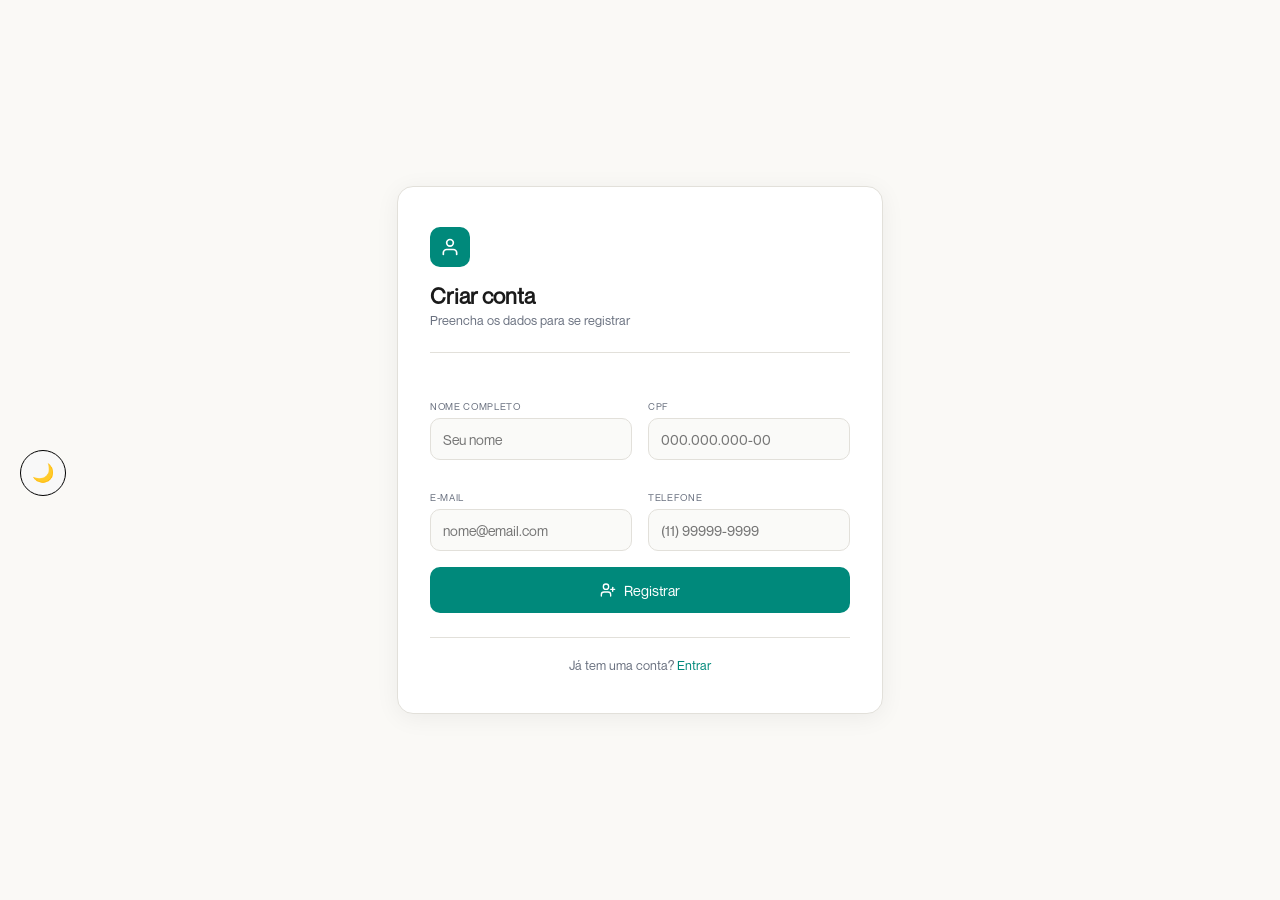
<file: cadastro.html>
<!DOCTYPE html>
<html lang="pt-BR">

<head>
    <meta charset="UTF-8">
    <meta name="viewport" content="width=device-width, initial-scale=1.0">
    <link rel="stylesheet" href="src/styles/login-cadastro.css">
    <link rel="stylesheet" href="src/styles/root.css">
    <title>Jornal SESI | Registro</title>
</head>

<body>
    <main class="main">

        <button id="themeToggle" class="theme-btn">
            🌙
        </button>

        <div class="card hidden" id="mensagem-login">
            <div class="mensagem">
                <div class="icone">
                    <svg stroke="#00897B" width="800px" height="800px" viewBox="0 0 32 32" version="1.1"
                        xmlns="http://www.w3.org/2000/svg" xmlns:xlink="http://www.w3.org/1999/xlink">
                        <g id="icomoon-ignore">
                        </g>
                        <path
                            d="M16 2.672c-7.361 0-13.328 5.967-13.328 13.328s5.968 13.328 13.328 13.328c7.361 0 13.328-5.967 13.328-13.328s-5.967-13.328-13.328-13.328zM16 28.262c-6.761 0-12.262-5.501-12.262-12.262s5.5-12.262 12.262-12.262c6.761 0 12.262 5.501 12.262 12.262s-5.5 12.262-12.262 12.262z"
                            fill="#000000">
                        </path>
                        <path
                            d="M22.667 11.241l-8.559 8.299-2.998-2.998c-0.312-0.312-0.818-0.312-1.131 0s-0.312 0.818 0 1.131l3.555 3.555c0.156 0.156 0.361 0.234 0.565 0.234 0.2 0 0.401-0.075 0.556-0.225l9.124-8.848c0.317-0.308 0.325-0.814 0.018-1.131-0.309-0.318-0.814-0.325-1.131-0.018z"
                            fill="#000000">
                        </path>
                    </svg>
                </div>
                <h1>Login feito com sucesso!</h1>
            </div>
        </div>
        <div class="card">
            <div class="header-card">
                <div class="logo-mark">
                    <svg viewBox="0 0 24 24">
                        <path d="M20 21v-2a4 4 0 0 0-4-4H8a4 4 0 0 0-4 4v2" />
                        <circle cx="12" cy="7" r="4" />
                    </svg>
                </div>
                <h1>Criar conta</h1>
                <p>Preencha os dados para se registrar</p>
            </div>

            <form id="formulario" novalidate>
                <div class="formulario-grid">
                    <div class="field">
                        <label for="nome">Nome Completo</label>
                        <input id="nome" type="text" placeholder="Seu nome" autocomplete="name" />
                    </div>

                    <div class="field">
                        <label for="cpf">CPF</label>
                        <input id="cpf" type="text" placeholder="000.000.000-00" maxlength="14" inputmode="numeric">
                    </div>

                    <div class="field">
                        <label for="email">E-mail</label>
                        <input id="email" type="email" placeholder="nome@email.com" autocomplete="email">
                    </div>

                    <div class="field">
                        <label for="tel">Telefone</label>
                        <input id="tel" type="tel" placeholder="(11) 99999-9999" inputmode="numeric" maxlength="15">
                    </div>
                </div>

                <button type="submit" class="btn-registro">
                    <svg viewBox="0 0 24 24">
                        <path d="M16 21v-2a4 4 0 0 0-4-4H6a4 4 0 0 0-4 4v2" />
                        <circle cx="9" cy="7" r="4" />
                        <line x1="19" y1="8" x2="19" y2="14" />
                        <line x1="22" y1="11" x2="16" y2="11" />
                    </svg>
                    Registrar
                </button>
            </form>

            <div class="footer-card">
                <span>Já tem uma conta?</span>
                <a href="login.html">Entrar</a>
            </div>
        </div>
    </main>

    <script src="src/scripts/global.js"></script>
    <script src="src/scripts/scripts login/cadastro.js"></script>
</body>

</html>
</file>
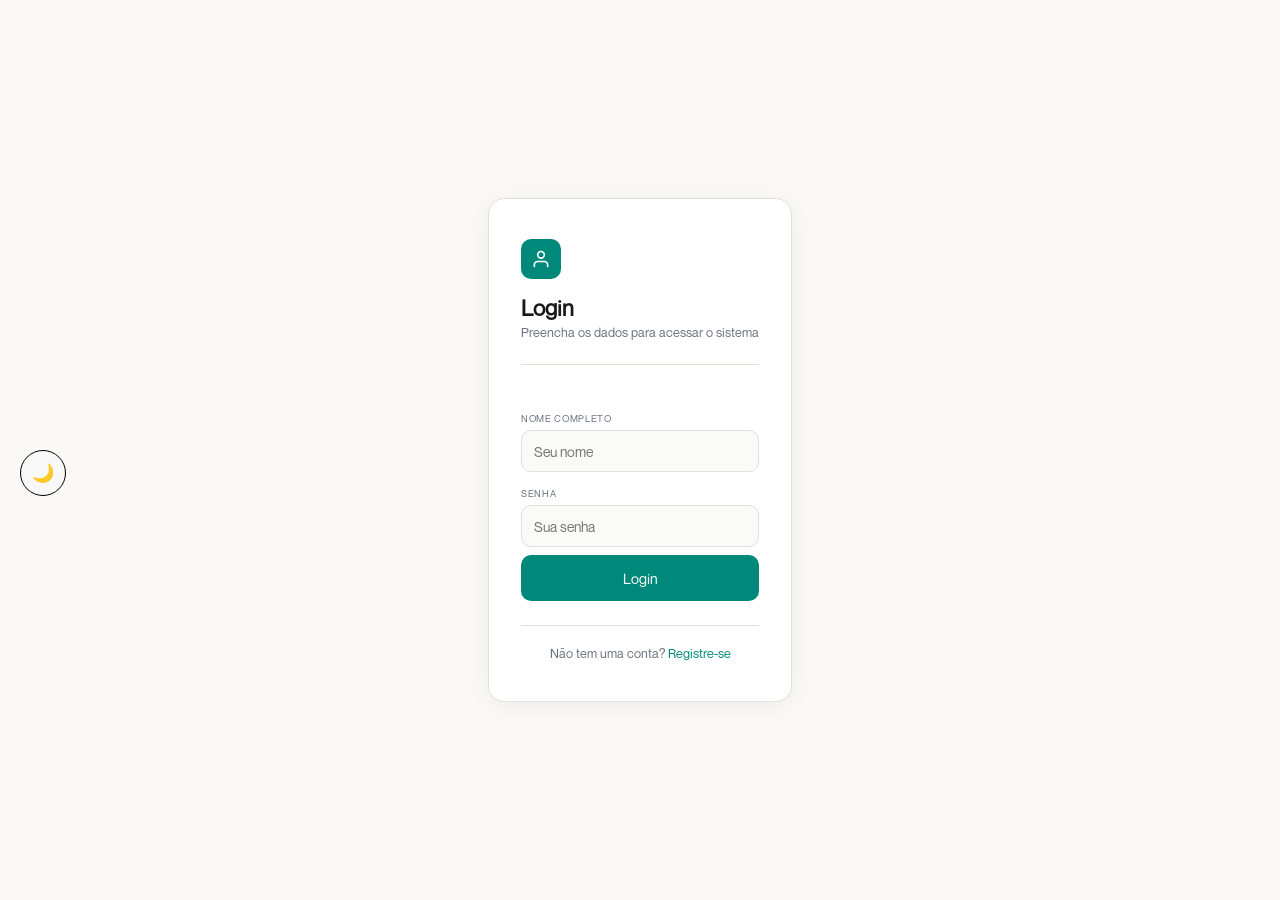
<file: login.html>
<!DOCTYPE html>
<html lang="pt-BR">

<head>
    <meta charset="UTF-8">
    <meta name="viewport" content="width=device-width, initial-scale=1.0">
    <link rel="stylesheet" href="src/styles/login-cadastro.css">
    <link rel="stylesheet" href="src/styles/root.css">
    <title>Jornal SESI | Login</title>
</head>

<body>
    <main class="main">

        <button id="themeToggle" class="theme-btn">
            🌙
        </button>

        <div class="card">
            <div class="header-card">
                <div class="logo-mark">
                    <svg viewBox="0 0 24 24">
                        <path d="M20 21v-2a4 4 0 0 0-4-4H8a4 4 0 0 0-4 4v2" />
                        <circle cx="12" cy="7" r="4" />
                    </svg>
                </div>
                <h1>Login</h1>
                <p>Preencha os dados para acessar o sistema</p>
            </div>

            <form id="formulario" novalidate>
                <div class="field">
                    <label for="nome">Nome Completo</label>
                    <input id="nome" type="text" placeholder="Seu nome" autocomplete="name" />
                </div>

                <div class="field">
                    <label for="senha">Senha</label>
                    <input id="senha" type="password" placeholder="Sua senha">
                </div>

                <button type="submit" class="btn-registro">Login</button>

            </form>

            <div class="footer-card">
                <span>Não tem uma conta?</span>
                <a href="cadastro.html">Registre-se</a>
            </div>
        </div>

    </main>

    <script src="src/scripts/global.js"></script>
    <script src="src/scripts/scripts login/login.js"></script>
</body>

</html>
</file>
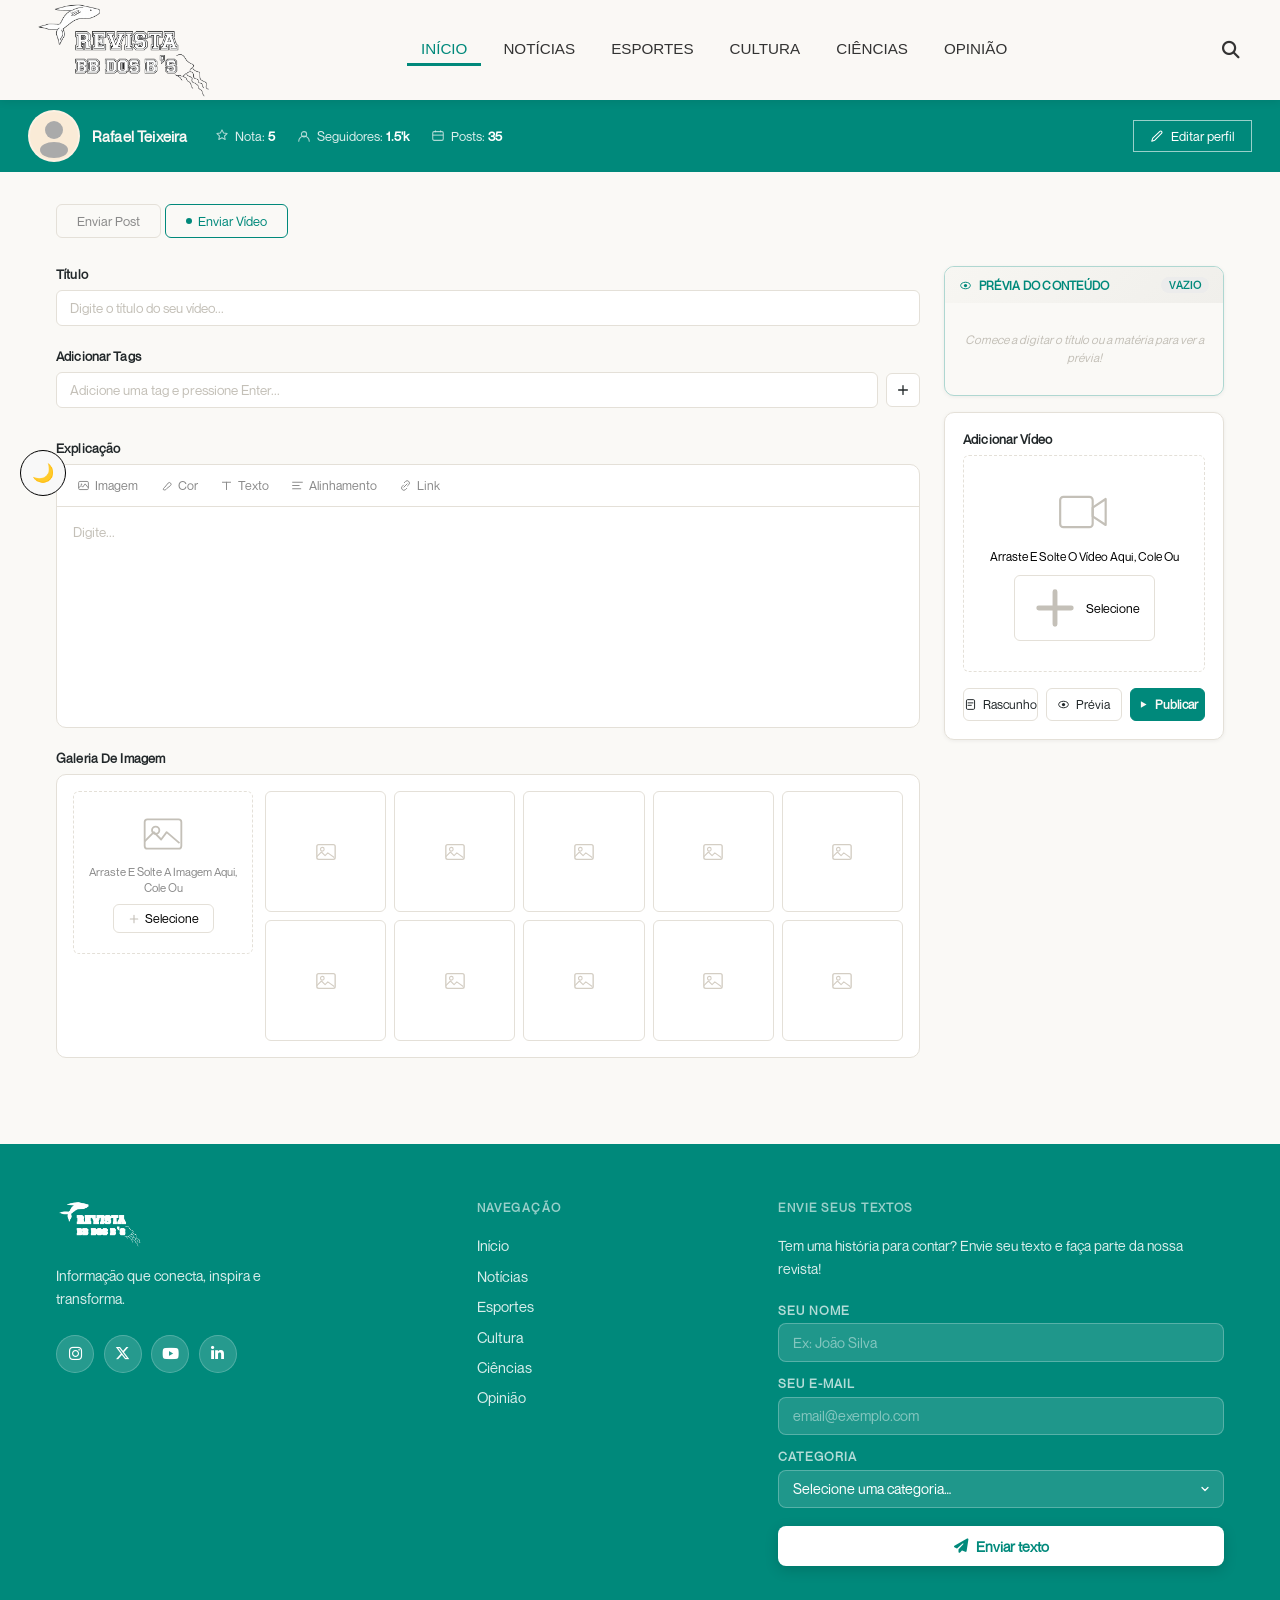
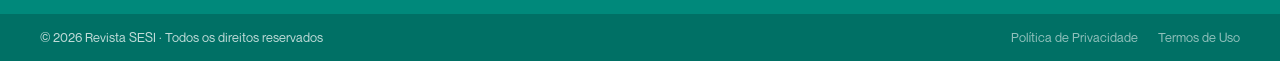
<file: postagem.html>
<!doctype html>
<html lang="pt-BR">

<head>
    <meta charset="UTF-8" />
    <meta name="viewport" content="width=device-width, initial-scale=1.0" />
    <link rel="stylesheet" href="https://cdnjs.cloudflare.com/ajax/libs/font-awesome/6.5.2/css/all.min.css" />
    <link rel="stylesheet" href="src/styles/header.css" />
    <link rel="stylesheet" href="src/styles/footer.css" />
    <link rel="stylesheet" href="src/styles/postagem.css" />
    <title>Jornal SESI | Postar Notícia</title>
</head>

<body>
    <header class="header">
        <button class="menu-hamburguer" id="hamburguer">
            <span></span>
            <span></span>
            <span></span>
        </button>
        <div class="logo-header">
            <img src="src/images/logo-revista.png" class="logo" />
        </div>
        <div class="links-header">
            <ul class="lista-links-header">
                <li><a href="#">Início</a></li>
                <li><a href="#">Notícias</a></li>
                <li><a href="#">Esportes</a></li>
                <li><a href="#">Cultura</a></li>
                <li><a href="#">Ciências</a></li>
                <li><a href="#">Opinião</a></li>
            </ul>
        </div>
        <div class="pesquisa">
            <button class="btn-pesquisa">
                <i class="fa-solid fa-magnifying-glass"></i>
            </button>

            <div class="container-pesquisa">
                <input type="text" class="input-pesquisa" placeholder="Pesquisar..." />
            </div>

            <div class="container-pesquisa-desktop">
                <input type="text" class="input-pesquisa" placeholder="Pesquisar..." />
            </div>
        </div>
    </header>

    <nav class="menu-mobile">
        <ul>
            <li><a href="#">Início</a></li>
            <li><a href="#">Notícias</a></li>
            <li><a href="#">Esportes</a></li>
            <li><a href="#">Cultura</a></li>
            <li><a href="#">Ciências</a></li>
            <li><a href="#">Opinião</a></li>
        </ul>
    </nav>

    <main class="main">
        <button id="themeToggle" class="theme-btn">
            🌙
        </button>

        <div class="profile-header">
            <div class="profile-barra">
                <div class="profile-identidade">
                    <div class="avatar">
                        <svg viewBox="0 0 48 48" fill="none" xmlns="http://www.w3.org/2000/svg">
                            <circle cx="24" cy="18" r="9" fill="#aaa" />
                            <ellipse cx="24" cy="38" rx="14" ry="8" fill="#aaa" />
                        </svg>
                    </div>
                    <span class="profile-nome">Rafael Teixeira</span>
                </div>

                <div class="profile-stats">
                    <div class="stat">
                        <svg class="stat-icon" viewBox="0 0 16 16" fill="none">
                            <path d="M8 1l1.8 3.6 4 .6-2.9 2.8.7 4L8 10l-3.6 1.9.7-4L2.2 5.2l4-.6L8 1z"
                                stroke="currentColor" stroke-width="1.2" stroke-linejoin="round" />
                        </svg>
                        <span>Nota: <strong>5</strong></span>
                    </div>

                    <div class="stat">
                        <svg class="stat-icon" viewBox="0 0 16 16" fill="none">
                            <circle cx="8" cy="6" r="3" stroke="currentColor" stroke-width="1.2" />
                            <path d="M2 14c0-3.3 2.7-6 6-6s6 2.7 6 6" stroke="currentColor" stroke-width="1.2"
                                stroke-linecap="round" />
                        </svg>
                        <span>Seguidores: <strong>1.5'k</strong></span>
                    </div>

                    <div class="stat">
                        <svg class="stat-icon" viewBox="0 0 16 16" fill="none">
                            <rect x="2" y="3" width="12" height="10" rx="1.5" stroke="currentColor"
                                stroke-width="1.2" />
                            <path d="M5 3V2M11 3V2" stroke="currentColor" stroke-width="1.2" stroke-linecap="round" />
                            <path d="M2 7h12" stroke="currentColor" stroke-width="1.2" />
                        </svg>
                        <span>Posts: <strong>35</strong></span>
                    </div>
                </div>
                <button class="btn-editar-perfil">
                    <svg viewBox="0 0 16 16" fill="none" xmlns="http://www.w3.org/2000/svg">
                        <path d="M11.3 2.7a1.5 1.5 0 012.1 2.1L5.5 12.8 2 13.9l1.2-3.5 8.1-7.7z" stroke="currentColor"
                            stroke-width="1.2" stroke-linejoin="round" />
                    </svg>
                    Editar perfil
                </button>
            </div>
        </div>

        <section class="container">
            <div >
                <div class="tabs">
                    <button class="tab" data-tab="post">Enviar Post</button>
                    <button class="tab active" data-tab="video">
                        <span class="tab-dot"></span>Enviar Vídeo
                    </button>
                </div>
                <!-- FORM GRID -->
                <div class="form-grid">
                    <!-- LEFT COLUMN -->
                    <div class="col-left">
                        <!-- Título -->
                        <div class="field-group">
                            <label class="field-label">Título</label>
                            <input type="text" class="field-input" placeholder="Digite o título do seu vídeo..." />
                        </div>
                        <!-- Tags -->
                        <div class="field-group">
                            <label class="field-label">Adicionar Tags</label>
                            <div class="tag-input-wrapper">
                                <input type="text" class="field-input tag-input"
                                    placeholder="Adicione uma tag e pressione Enter..." id="tagInput" />
                                <button class="btn-icon" id="addTagBtn" title="Adicionar tag">
                                    <svg viewBox="0 0 16 16" fill="none">
                                        <path d="M8 3v10M3 8h10" stroke="currentColor" stroke-width="1.5"
                                            stroke-linecap="round" />
                                    </svg>
                                </button>
                            </div>
                            <div class="tags-list" id="tagsList"></div>
                        </div>
                        <!-- Explicação -->
                        <div class="field-group">
                            <label class="field-label">Explicação</label>
                            <div class="rich-editor">
                                <div class="editor-toolbar">
                                    <button class="toolbar-btn" title="Imagem">
                                        <svg viewBox="0 0 16 16" fill="none">
                                            <rect x="2" y="3" width="12" height="10" rx="1.5" stroke="currentColor"
                                                stroke-width="1.2" />
                                            <circle cx="5.5" cy="6.5" r="1" fill="currentColor" />
                                            <path d="M2 11l3-3 2 2 3-4 4 5" stroke="currentColor" stroke-width="1.2"
                                                stroke-linejoin="round" />
                                        </svg>
                                        Imagem
                                    </button>
                                    <button class="toolbar-btn" title="Cor">
                                        <svg viewBox="0 0 16 16" fill="none">
                                            <path d="M4 13c0-1 .5-2 2-3l4-5a2 2 0 113 3l-5 4c-1 1.5-2 2-4 1z"
                                                stroke="currentColor" stroke-width="1.2" stroke-linejoin="round" />
                                        </svg>
                                        Cor
                                    </button>
                                    <button class="toolbar-btn" title="Texto">
                                        <svg viewBox="0 0 16 16" fill="none">
                                            <path d="M3 4h10M8 4v9" stroke="currentColor" stroke-width="1.2"
                                                stroke-linecap="round" />
                                        </svg>
                                        Texto
                                    </button>
                                    <button class="toolbar-btn" title="Alinhamento">
                                        <svg viewBox="0 0 16 16" fill="none">
                                            <path d="M2 4h12M2 8h8M2 12h10" stroke="currentColor" stroke-width="1.2"
                                                stroke-linecap="round" />
                                        </svg>
                                        Alinhamento
                                    </button>
                                    <button class="toolbar-btn" title="Link">
                                        <svg viewBox="0 0 16 16" fill="none">
                                            <path
                                                d="M6 10l4-4M5.5 7.5L4 9a2.8 2.8 0 104 4l1.5-1.5M10.5 8.5L12 7a2.8 2.8 0 10-4-4L6.5 4.5"
                                                stroke="currentColor" stroke-width="1.2" stroke-linecap="round" />
                                        </svg>
                                        Link
                                    </button>
                                </div>
                                <div class="editor-body" contenteditable="true" data-placeholder="Digite..."></div>
                            </div>
                        </div>
                        <!-- Galeria de Imagens -->
                        <div class="field-group">
                            <label class="field-label">Galeria De Imagem</label>
                            <div class="image-gallery">
                                <div class="gallery-upload-zone" id="imgUploadZone">
                                    <svg viewBox="0 0 48 48" fill="none">
                                        <rect x="4" y="8" width="40" height="32" rx="3" stroke="currentColor"
                                            stroke-width="2" />
                                        <circle cx="16" cy="20" r="4" stroke="currentColor" stroke-width="2" />
                                        <path d="M4 32l10-10 8 8 6-8 14 12" stroke="currentColor" stroke-width="2"
                                            stroke-linejoin="round" />
                                    </svg>
                                    <p>Arraste E Solte A Imagem Aqui, Cole Ou</p>
                                    <label class="btn-select" for="imgInput">
                                        <svg viewBox="0 0 16 16" fill="none">
                                            <path d="M8 3v10M3 8h10" stroke="currentColor" stroke-width="1.5"
                                                stroke-linecap="round" />
                                        </svg>
                                        Selecione
                                        <input type="file" id="imgInput" accept="image/*" multiple hidden />
                                    </label>
                                </div>
                                <div class="gallery-grid" id="galleryGrid">
                                    <!-- Filled dynamically -->
                                </div>
                            </div>
                        </div>
                    </div>
                    <!-- RIGHT COLUMN -->
                    <div class="col-right">
                        <!-- CONTENT PREVIEW -->
                        <div class="content-preview-card" id="contentPreviewCard">
                            <div class="content-preview-header">
                                <svg class="content-preview-icon" viewBox="0 0 16 16" fill="none">
                                    <ellipse cx="8" cy="8" rx="6" ry="4" stroke="currentColor" stroke-width="1.2" />
                                    <circle cx="8" cy="8" r="2" fill="currentColor" />
                                </svg>
                                <span>Prévia do Conteúdo</span>
                                <span class="content-preview-badge" id="previewBadge">Vazio</span>
                            </div>
                            <div class="content-preview-body" id="contentPreviewBody">
                                <p class="content-preview-empty" id="previewEmpty">Comece a digitar na área de explicação
                                    para ver a prévia aqui...</p>
                            </div>
                        </div>
                        <div class="video-card">
                            <label class="field-label">Adicionar Vídeo</label>
                            <div class="video-upload-zone" id="videoUploadZone">
                                <svg viewBox="0 0 48 48" fill="none">
                                    <rect x="2" y="10" width="30" height="28" rx="3" stroke="currentColor"
                                        stroke-width="2" />
                                    <path d="M32 20l12-8v24l-12-8V20z" stroke="currentColor" stroke-width="2"
                                        stroke-linejoin="round" />
                                </svg>
                                <p>Arraste E Solte O Vídeo Aqui, Cole Ou</p>
                                <label class="btn-select" for="videoInput">
                                    <svg viewBox="0 0 16 16" fill="none">
                                        <path d="M8 3v10M3 8h10" stroke="currentColor" stroke-width="1.5"
                                            stroke-linecap="round" />
                                    </svg>
                                    Selecione
                                    <input type="file" id="videoInput" accept="video/*" hidden />
                                </label>
                            </div>
                            <div class="video-preview hidden" id="videoPreview">
                                <video id="videoPlayer" controls></video>
                                <button class="btn-remove-video" id="removeVideo">
                                    <svg viewBox="0 0 16 16" fill="none">
                                        <path d="M3 3l10 10M13 3L3 13" stroke="currentColor" stroke-width="1.5"
                                            stroke-linecap="round" />
                                    </svg>
                                </button>
                            </div>
                            <div class="action-btns">
                                <button class="btn-action btn-draft">
                                    <svg viewBox="0 0 16 16" fill="none">
                                        <rect x="3" y="2" width="10" height="12" rx="1.5" stroke="currentColor"
                                            stroke-width="1.2" />
                                        <path d="M5 6h6M5 9h4" stroke="currentColor" stroke-width="1.2"
                                            stroke-linecap="round" />
                                    </svg>
                                    Rascunho
                                </button>
                                <button class="btn-action btn-preview">
                                    <svg viewBox="0 0 16 16" fill="none">
                                        <ellipse cx="8" cy="8" rx="6" ry="4" stroke="currentColor" stroke-width="1.2" />
                                        <circle cx="8" cy="8" r="2" fill="currentColor" />
                                    </svg>
                                    Prévia
                                </button>
                                <button class="btn-action btn-publish">
                                    <svg viewBox="0 0 16 16" fill="none">
                                        <path d="M13 8L6 4v8l7-4z" fill="currentColor" />
                                    </svg>
                                    Publicar
                                </button>
                            </div>
                        </div>
                    </div>
                </div>
        </section>

    </main>

    <footer class="footer">
        <div class="footer__top">
            <div class="container footer__grid">
                <div class="footer__brand">
                    <img src="src/images/logo-revista.png" class="footer__logo" alt="Logo Revista SESI" />
                    <p class="footer__tagline">Informação que conecta, inspira e transforma.</p>
                    <div class="footer__socials">
                        <a href="#" class="footer__social-btn" aria-label="Instagram">
                            <i class="fa-brands fa-instagram"></i>
                        </a>
                        <a href="#" class="footer__social-btn" aria-label="Twitter / X">
                            <i class="fa-brands fa-x-twitter"></i>
                        </a>
                        <a href="#" class="footer__social-btn" aria-label="YouTube">
                            <i class="fa-brands fa-youtube"></i>
                        </a>
                        <a href="#" class="footer__social-btn" aria-label="LinkedIn">
                            <i class="fa-brands fa-linkedin-in"></i>
                        </a>
                    </div>
                </div>


                <div class="footer__links">
                    <h4 class="footer__heading">Navegação</h4>
                    <ul class="footer__list">
                        <li><a href="#">Início</a></li>
                        <li><a href="#">Notícias</a></li>
                        <li><a href="#">Esportes</a></li>
                        <li><a href="#">Cultura</a></li>
                        <li><a href="#">Ciências</a></li>
                        <li><a href="#">Opinião</a></li>
                    </ul>
                </div>

                <div class="footer__newsletter">
                    <h4 class="footer__heading">Envie seus textos</h4>
                    <p class="footer__newsletter-desc">
                        Tem uma história para contar? Envie seu texto e faça parte da nossa revista!
                    </p>
                    <form class="footer__form" id="formEnvioTexto">
                        <div class="footer__form-group">
                            <label for="footerNome" class="footer__label">Seu nome</label>
                            <input type="text" id="footerNome" class="footer__input" placeholder="Ex: João Silva"
                                required />
                        </div>
                        <div class="footer__form-group">
                            <label for="footerEmail" class="footer__label">Seu e-mail</label>
                            <input type="email" id="footerEmail" class="footer__input" placeholder="email@exemplo.com"
                                required />
                        </div>
                        <div class="footer__form-group">
                            <label for="footerCategoria" class="footer__label">Categoria</label>
                            <select id="footerCategoria" class="footer__input footer__select">
                                <option value="">Selecione uma categoria…</option>
                                <option value="noticias">Notícias</option>
                                <option value="esportes">Esportes</option>
                                <option value="cultura">Cultura</option>
                                <option value="ciencias">Ciências</option>
                                <option value="opiniao">Opinião</option>
                            </select>
                        </div>
                        <button type="submit" class="footer__btn">
                            <i class="fa-solid fa-paper-plane"></i>
                            Enviar texto
                        </button>
                        <p class="footer__success" id="footerSuccess">
                            <i class="fa-solid fa-circle-check"></i>
                            Recebemos seu texto! Entraremos em contato em breve.
                        </p>
                    </form>
                </div>

            </div>
        </div>

        <div class="footer__bottom">
            <div class="container footer__bottom-inner">
                <span>© 2026 Revista SESI · Todos os direitos reservados</span>
                <span class="footer__bottom-links">
                    <a href="#">Política de Privacidade</a>
                    <a href="#">Termos de Uso</a>
                </span>
            </div>
        </div>
    </footer>

    <script src="src/scripts/global.js"></script>
    <script src="src/scripts/postagem.js"></script>
</body>

</html>
</file>
<file: src/styles/login-cadastro.css>
@import url(root.css);

body {
    background-color: var(--bg);
    min-height: 100vh;
    display: flex;
    align-items: center;
    justify-content: center;
    padding: 2rem 1rem;
}

.card {
    position: relative;
    z-index: 1;
    background: var(--card);
    border: 1px solid var(--card-border);
    border-radius: var(--card-radius-lg);
    padding: 2.5rem 2rem;
    width: 100%;
    max-width: 560px;
    box-shadow: 0 4px 24px rgba(0, 0, 0, 0.06);
    animation: fadeUp .4s ease both;
}

@keyframes fadeUp {
    from {
        opacity: 0;
        transform: translateY(16px)
    }

    to {
        opacity: 1;
        transform: translateY(0);
    }
}

.header-card {
    margin-bottom: 2rem;
    padding-bottom: 1.5rem;
    border-bottom: 1px solid var(--card-border);
}

.logo-mark {
    width: 40px;
    height: 40px;
    background: var(--card-accent);
    border-radius: 10px;
    display: flex;
    align-items: center;
    justify-content: center;
    margin-bottom: 1rem;
}

.logo-mark svg {
    width: 20px;
    height: 20px;
    fill: none;
    stroke: #fff;
    stroke-width: 2;
    stroke-linecap: round;
    stroke-linejoin: round;
}

.header-card h1 {
    font-size: 1.375rem;
    font-weight: 600;
    color: var(--card-text);
    margin-bottom: 4px;
}

.header-card p {
    font-size: 0.8rem;
    color: var(--card-text-muted);
}

.formulario-grid {
    display: grid;
    grid-template-columns: repeat(2, 1fr);
    gap: 1rem;
    margin-bottom: 1rem;
}

.field {
    display: flex;
    flex-direction: column;
    gap: 6px;
    animation: fadeUp .4s ease both;
}

.field:nth-child(1) {
    animation-delay: 0.05s;
}

.field:nth-child(2) {
    animation-delay: 0.10s;
}

.field:nth-child(3) {
    animation-delay: 0.15s;
}

.field:nth-child(4) {
    animation-delay: 0.20s;
}

label {
    font-size: 0.6rem;
    font-weight: 500;
    color: var(--card-text-muted);
    text-transform: uppercase;
    letter-spacing: 0.07em;
}

label:not(first){
    margin-top: 1rem;
}

input {
    height: 42px;
    padding: 0 12px;
    border: 1px solid var(--card-border);
    border-radius: var(--card-radius);
    background-color: var(--card-input-bg);
    color: var(--text);
    font-family: 'Neue Montreal';
    font-size: 0.875rem;
    outline: none;
    transition: .15s ease;
}

.input::placeholder {
    color: #c4c2bb;
    font-size: 0.8rem;
}

input:focus {
    border-color: var(--card-accent);
    background: #fff;
    box-shadow: 0 0 10px 3px rgba(42, 143, 109, 0.12);
}

.btn-registro {
    margin-top: .5rem;
    width: 100%;
    height: 46px;
    background-color: var(--card-accent);
    color: #fff;
    border: none;
    border-radius: var(--card-radius);
    font-family: 'Neue Montreal';
    font-weight: 500;
    font-size: .9rem;
    cursor: pointer;
    display: flex;
    justify-content: center;
    align-items: center;
    gap: 8px;
    transition: all .15s ease;
    animation: fadeUp 0.4s 0.25s ease both;
}

.btn-registro:hover {
    background: var(--card-accent-dark);
    box-shadow: 0 4px 12px rgba(42, 143, 109, 0.12);
}

.btn-registro svg {
    width: 16px;
    height: 16px;
    fill: none;
    stroke: #fff;
    stroke-width: 2;
    stroke-linecap: round;
    stroke-linejoin: round;
}

.btn-registro:active {
    transform: scale(0.3);
}

.footer-card {
    margin-top: 1.5rem;
    padding-top: 1.25rem;
    border-top: 1px solid var(--card-border);
    text-align: center;
    font-size: 0.8rem;
    color: var(--card-text-muted);
}

.footer-card a {
    color: var(--card-accent);
    font-weight: 500;
    text-decoration: none;
}

.footer-card a:hover {
    text-decoration: underline;
}

@media screen and (max-width: 540px) {
    body {
        align-items: flex-start;
        padding: 1.5rem 1rem;
    }

    .card {
        padding: 1.75rem 1.25rem;
        border-radius: var(--card-radius);
    }

    .formulario-grid {
        grid-template-columns: repeat(1, 1fr);
    }
}

.hidden {
    display: none;
    opacity: 0;
    transition: 2s ease;
}

.mensagem {
    display: flex;
    gap: 1rem;
    justify-content: center;
    align-items: center;
}

.icone {
    display: flex;
    justify-content: center;
    align-items: center;
}

.icone svg {
    width: 40px;
    height: auto;
}

/* ─── DARK THEME ───────────────────────────────────────────────────────*/

body.dark-theme input:focus{
    background-color: var(--card-accent-dark);
}

body.dark-theme input::placeholder{
    color: var(--black);
}

body.dark-theme #mensagem-login svg{
    color: white;
}
</file>
<file: src/styles/root.css>
@font-face {
    font-family: 'Neue Montreal';
    src: url(../fonts/NeueMontreal-Regular.otf) format('opentype');
}

@font-face {
    font-family: 'Collegiate';
    src: url(../fonts/CollegiateFLF.ttf) format('truetype');
}

:root {
    --bg: #FAF9F6;
    --primary-color: #00897B;
    --secondary-color: #FAEBD7;
    --white: #FAF8F5;
    --grey: #22282A;
    --font-primary: 'Neue Montreal';
    --font-secondary: 'Collegiate';

    /* ────── WEATHER ────── */

    --weather-bg: #efefef;
    --weather-surface: #f8f8f8;
    --weather-surface2: #ececec;
    --weather-text: #3b3131;
    --weather-muted: rgba(60, 60, 60, .6);
    --weather-border: rgba(0, 0, 0, .04);
    --weather-accent: #e4b23f;
    --weather-r-lg: 26px;
    --weather-r-md: 18px;
    --weather-r-sm: 12px;
    --weather-gap: 14px;

    /* ────── POSTAGEM ────── */

    --post-border: #e4e0d8;
    --post-border-focus: #00897B;
    --post-text-muted: #8a8a8a;
    --post-card-bg: #fff;
    --post-shadow-sm: 0 1px 4px rgba(0, 0, 0, 0.06);
    --post-shadow-md: 0 4px 16px rgba(0, 0, 0, 0.08);
    --post-radius: 10px;
    --post-radius-sm: 6px;
    --transition: .2s ease;

    /* ────── LOGIN/CADASTRO ────── */

    --card: #ffffff;
    --card-accent: #00897B;
    --card-accent-dark: #00524a;
    --card-accent-light: #e8f0f8;
    --card-text: #1a1a1a;
    --card-text-muted: #6b7280;
    --card-border: #e2e0da;
    --card-input-bg: #fafaf8;
    --card-radius: 10px;
    --card-radius-lg: 16px;
}

body.dark-theme {
    --bg: #0b0d12;

    --primary-color: #00a693;
    --secondary-color: #2a241d;

    --white: #dde1ed;
    --grey: #11141c;

    /* ────── WEATHER ────── */
    --weather-bg: #0f1117;
    --weather-surface: #151922;
    --weather-surface2: #1c2130;
    --weather-text: #dde1ed;
    --weather-muted: rgba(221, 225, 237, .55);
    --weather-border: rgba(255, 255, 255, .06);
    --weather-accent: #e8c84a;
    --weather-r-lg: 26px;
    --weather-r-md: 18px;
    --weather-r-sm: 12px;
    --weather-gap: 14px;
    color: var(--white);

    /* ────── POSTAGEM ────── */

    --post-border: #2a2a2a;
    --post-border-focus: #26a69a;
    --post-text-muted: #a0a0a0;
    --post-card-bg: #181818;
    --post-shadow-sm: 0 1px 4px rgba(0, 0, 0, 0.35);
    --post-shadow-md: 0 4px 16px rgba(0, 0, 0, 0.45);
    --post-radius: 10px;
    --post-radius-sm: 6px;

    /* ────── LOGIN/CADASTRO ────── */

    --card: #16181d;
    --card-accent: #00bfa5;
    --card-accent-dark: #009688;
    --card-accent-light: rgba(0, 191, 165, 0.12);

    --card-text: #f5f7fa;
    --card-text-muted: #9ca3af;

    --card-border: #2a2f38;
    --card-input-bg: #1e2229;

    --card-radius: 10px;
    --card-radius-lg: 16px;
}

* {
    margin: 0;
    padding: 0;
    box-sizing: border-box;
}

body {
    font-family: var(--font-primary);
    background-color: var(--bg);
}

.container {
    max-width: 1200px;
    margin: 0 auto;
}

.theme-btn {
    position: fixed;
    top: 50%;
    left: 20px;
    width: 46px;
    height: 46px;
    border: 1px solid black;
    border-radius: 50%;
    background: var(--weather-surface);
    color: var(--weather-text);
    display: flex;
    align-items: center;
    justify-content: center;
    cursor: pointer;
    font-size: 18px;
    transition: .25s ease;
    z-index: 9999;
}

.theme-btn:hover {
    transform: translateY(-2px);
    background: var(--weather-surface2);
}

body.dark-theme .theme-btn {
    border: 1px solid white;
}
</file>
<file: src/styles/header.css>
@import url(root.css);

.header {
    position: relative;
    display: flex;
    align-items: center;
    justify-content: space-between;
    padding: 1rem 2rem;
    height: 100px;
    background-color: var(--white);
    box-shadow: 0 2px 8px rgba(0, 0, 0, 0.08);
    z-index: 100;
}

.logo-header {
    display: flex;
    align-items: center;
    flex-shrink: 0;
}

.logo {
    height: 100px;
    width: auto;
    display: block;
}

/* ─── Links header ─────────────────────────────────────────────────────────── */

.links-header {
    flex: 1;
    display: flex;
    justify-content: center;
    transition: flex .4s ease;
    overflow: visible;
    padding-bottom: 4px;
}

/* ─────────────────────────────────────────────────────────────────────────── */

.lista-links-header {
    display: flex;
    align-items: center;
    gap: 8px;
    list-style: none;
}

.lista-links-header li a {
    text-transform: uppercase;
    text-decoration: none;
    color: #333;
    font-family: 'Segoe UI', sans-serif;
    font-size: 0.95rem;
    font-weight: 500;
    padding: 6px 14px;
    white-space: nowrap;
    border-bottom: 3px solid transparent;
    transition: .2s ease;
}

.lista-links-header li:first-child a{
    color: var(--primary-color);
    border-bottom: 3px solid var(--primary-color)
}

.lista-links-header li a:hover {
    border-bottom: 3px solid var(--primary-color);
    color: var(--primary-color);
}

/* ─── Pesquisa ──────────────────────────────────────────────────────────────*/

.pesquisa {
    position: relative;
    display: flex;
    flex-direction: row-reverse;
    align-items: center;
    flex-shrink: 0;
}

.container-pesquisa {
    display: none;
    position: absolute;
    top: calc(100% + 12px);
    left: 50%;
    transform: translateX(-50%);
    opacity: 0;
    visibility: hidden;
    pointer-events: none;
    transition: opacity .3s ease, transform .3s ease;
    z-index: 9999;
}

.container-pesquisa.ativo {
    display: block;
    opacity: 1;
    visibility: visible;
    pointer-events: auto;
}

.container-pesquisa-desktop {
    width: 0;
    overflow: hidden;
    opacity: 0;
    transition: width .4s ease, opacity .3s ease;
    position: relative;
    top: unset;
    right: unset;
    transform: none;
    display: flex;
    align-items: center;
}

.container-pesquisa-desktop.ativo {
    width: 300px;
    opacity: 1;
}

/* ─────────────────────────────────────────────────────────────────────────── */
.input-pesquisa {
    width: 300px;
    padding: .5rem;
    font-family: var(--font-primary);
    outline: none;
    border: none;
    background-color: var(--primary-color);
    color: var(--white);
    border-radius: 8px;
}

.input-pesquisa::placeholder {
    color: #d9f5f2;
}

.btn-pesquisa {
    background: none;
    border: none;
    cursor: pointer;
    color: #333;
    font-size: 1.1rem;
    padding: 8px;
    border-radius: 50%;
    display: flex;
    align-items: center;
    justify-content: center;
    transition: 0.2s ease;
}

.btn-pesquisa:hover {
    background-color: var(--primary-color);
    color: var(--white);
}

/* ─── Menu hambúrguer ───────────────────────────────────────────────────────*/

.menu-hamburguer {
    display: none;
    flex-direction: column;
    justify-content: center;
    gap: 5px;
    background: none;
    border: none;
    cursor: pointer;
    padding: 6px;
    border-radius: 4px;
    transition: 0.2s ease;
    flex-shrink: 0;
}

.menu-hamburguer:hover {
    background-color: var(--primary-color);
}

.menu-hamburguer:hover span {
    border-color: var(--white);
    background: var(--white);
}

.menu-hamburguer span {
    display: block;
    width: 24px;
    border: 2px solid var(--grey);
    border-radius: 9999px;
    background-color: #333;
    border-radius: 2px;
    transition: .3s ease;
    transform-origin: center;
}

.menu-hamburguer.ativo span:nth-child(1) {
    transform: translateY(8px) rotate(45deg);
}

.menu-hamburguer.ativo span:nth-child(2) {
    opacity: 0;
}

.menu-hamburguer.ativo span:nth-child(3) {
    transform: translateY(-10px) rotate(-45deg);
}

/* ─── Menu mobile ───────────────────────────────────────────────────────────*/

.menu-mobile {
    display: none;
    position: absolute;
    top: 90px;
    left: 0;
    width: 100%;
    box-shadow: 0 4px 12px rgba(0, 0, 0, 0.1);
    z-index: 99;
    overflow: hidden;
    max-height: 0;
    transition: .3s ease;
}

.menu-mobile.ativo {
    max-height: 400px;
    padding: 8px 0;
}

.menu-mobile ul {
    list-style: none;
    padding: 0;
    margin: 0;
}

.menu-mobile ul li a {
    display: block;
    text-decoration: none;
    color: var(--white);
    font-size: 1rem;
    font-weight: 900;
    background-color: var(--white);
    padding: 14px 28px;
    border-bottom: 1px solid #8b8b8b;
    transition: .2s ease;
    
    position: relative; 
    z-index: 1;
    overflow: hidden;
    text-shadow: 0px 0px 8px black;
}

.menu-mobile ul li:last-child a {
    border-bottom: none;
}

.menu-mobile ul li a:hover {
    background-color: var(--primary-color);
    color: var(--white);
}

/* ─── Imagens Mobile ────────────────────────────────────────────────────────────*/
.menu-mobile ul li a::before {
    content: "";
    position: absolute;
    top: 0;
    left: 0;
    width: 100%;
    height: 100%;
    z-index: -1;
    filter: blur(2px);
    transform: scale(1.2);
    opacity: 0.4;
}

.menu-mobile ul li:nth-child(1) a::before {
    background: url('../images/foto-sesi.jpg') center/cover no-repeat;
}

.menu-mobile ul li:nth-child(2) a::before {
    background: url('../images/imagens-links/jornal-vintage.webp') center/cover no-repeat;
}

.menu-mobile ul li:nth-child(3) a::before{
    background: url('../images/imagens-links/pacaembu.jpg') bottom/cover no-repeat;
}

.menu-mobile ul li:nth-child(4) a::before{
    background: url('../images/imagens-links/praça-da-se.jpg') center/cover no-repeat;
}

.menu-mobile ul li:nth-child(5) a::before{
    background: url('../images//imagens-links/ministerio-da-ciencia-e-tecnologia.jpg') center/cover no-repeat;
}

.menu-mobile ul li:nth-child(6) a::before{
    background: url('../images/imagens-links/megafone.jpg') center/cover no-repeat;
}

/* ─── Responsivo ────────────────────────────────────────────────────────────*/
@media (max-width: 780px) {
    .pesquisa {
        position: static;
    }
}

@media (max-width: 900px) {
    .header {
        justify-content: space-between;
        padding: 0 16px;
    }

    .menu-hamburguer {
        display: flex;
        order: 1;
    }

    .logo-header {
        position: absolute;
        left: 50%;
        transform: translateX(-50%);
        order: 2;
    }

    .pesquisa {
        order: 3;
        margin-left: auto;
    }

    .links-header {
        display: none;
    }

    .menu-mobile {
        display: block;
    }
}

@media screen and (max-width: 1240px){
    .container-pesquisa-desktop {
        display: none !important;
    }

    .container-pesquisa {
        position: absolute;
        top: 100px;
        left: 0;
        width: 100%;
        opacity: 1;
        visibility: visible;
        transform: none;
        transition: none;
    }

    .input-pesquisa {
        width: 100%;
        padding: 1rem;
        border-radius: 0;
        font-size: 1.3rem;
        pointer-events: fill;
        box-shadow: 0px 6px 9px 4px #00000048;
    }
}

/* ─── DARK THEME ───────────────────────────────────────────────────*/


body.dark-theme .header{
    background-color: #002b25;
}

body.dark-theme .menu-hamburguer span{
    background-color: var(--white);
    border-color: var(--white)
}

body.dark-theme .btn-pesquisa{
    color: var(--white);
}

body.dark-theme .lista-links-header li a {
    color: var(--white)
}
</file>
<file: src/styles/footer.css>
.footer {
    background-color: var(--primary-color);
    color: #ffffff;
    margin-top: 4rem;
}

.footer__top {
    padding: 3.5rem 1rem 3rem;
}

.footer__grid {
    display: grid;
    grid-template-columns: 1fr;
    gap: 3rem;
    padding: 0 1rem;
}

@media (min-width: 640px) {
    .footer__grid {
        grid-template-columns: 1fr 1fr;
    }
}

@media (min-width: 1024px) {
    .footer__grid {
        grid-template-columns: 1.2fr 0.8fr 1.5fr;
        gap: 4rem;
    }
}

/* ─── Coluna 1: Marca ───────────────────────────────────────────────────── */

.footer__logo {
    height: 48px;
    object-fit: contain;
    filter: brightness(0) invert(1);
    margin-bottom: 1rem;
    display: block;
}

.footer__tagline {
    font-size: 0.9rem;
    opacity: 0.85;
    line-height: 1.6;
    margin-bottom: 1.5rem;
    max-width: 260px;
}

.footer__socials {
    display: flex;
    gap: 0.6rem;
}

.footer__social-btn {
    width: 38px;
    height: 38px;
    border-radius: 50%;
    background: rgba(255, 255, 255, 0.15);
    color: #fff;
    display: flex;
    align-items: center;
    justify-content: center;
    font-size: 15px;
    text-decoration: none;
    transition: .2s ease;
    border: 1px solid rgba(255, 255, 255, 0.2);
}

.footer__social-btn:hover {
    background: rgba(255, 255, 255, 0.3);
    transform: translateY(-3px);
}

/* ─── Coluna 2: Links ───────────────────────────────────────────────────── */

.footer__heading {
    font-size: 0.75rem;
    text-transform: uppercase;
    letter-spacing: 0.12em;
    font-weight: 700;
    opacity: 0.6;
    margin-bottom: 1.25rem;
}

.footer__list {
    list-style: none;
    display: flex;
    flex-direction: column;
    gap: 0.65rem;
}

.footer__list a {
    color: #fff;
    text-decoration: none;
    font-size: 0.92rem;
    opacity: 0.85;
    transition: .2s ease;
    display: inline-block;
}

.footer__list a:hover {
    opacity: 1;
    padding-left: 6px;
}

/* ─── Coluna 3: Formulário ──────────────────────────────────────────────── */

.footer__newsletter-desc {
    font-size: 0.88rem;
    opacity: 0.85;
    line-height: 1.6;
    margin-bottom: 1.4rem;
}

.footer__form {
    display: flex;
    flex-direction: column;
    gap: 0.9rem;
}

.footer__form-group {
    display: flex;
    flex-direction: column;
    gap: 0.35rem;
}

.footer__label {
    font-size: 0.78rem;
    text-transform: uppercase;
    letter-spacing: 0.08em;
    opacity: 0.7;
    font-weight: 600;
}

.footer__input {
    background: rgba(255, 255, 255, 0.12);
    border: 1px solid rgba(255, 255, 255, 0.25);
    border-radius: 8px;
    padding: 0.6rem 0.85rem;
    color: #fff;
    font-size: 0.9rem;
    font-family: var(--font-primary);
    outline: none;
    transition: .2s ease;
}

.footer__input::placeholder {
    color: rgba(255, 255, 255, 0.45);
}

.footer__input:focus {
    border-color: rgba(255, 255, 255, 0.7);
    background: rgba(255, 255, 255, 0.18);
}

.footer__select {
    appearance: none;
    cursor: pointer;
    background-image: url("data:image/svg+xml,%3Csvg xmlns='http://www.w3.org/2000/svg' width='12' height='12' viewBox='0 0 24 24' fill='none' stroke='%23ffffff' stroke-width='2.5' stroke-linecap='round' stroke-linejoin='round'%3E%3Cpolyline points='6 9 12 15 18 9'/%3E%3C/svg%3E");
    background-repeat: no-repeat;
    background-position: right 0.75rem center;
    padding-right: 2rem;
}

.footer__select option {
    background: #00695c;
    color: #fff;
}

.footer__btn {
    display: flex;
    align-items: center;
    justify-content: center;
    gap: 0.5rem;
    background: #fff;
    color: var(--primary-color);
    font-family: var(--font-primary);
    font-weight: 700;
    font-size: 0.9rem;
    padding: 0.7rem 1.4rem;
    border: none;
    border-radius: 8px;
    cursor: pointer;
    margin-top: 0.25rem;
    transition: .2s ease;
    box-shadow: 0 4px 14px rgba(0, 0, 0, 0.15);
}

.footer__btn:hover {
    background: #f0fdfa;
    transform: translateY(-2px);
    box-shadow: 0 6px 20px rgba(0, 0, 0, 0.2);
}

.footer__btn:active {
    transform: translateY(0);
}

.footer__success {
    display: none;
    align-items: center;
    gap: 0.5rem;
    font-size: 0.88rem;
    background: rgba(255, 255, 255, 0.15);
    border: 1px solid rgba(255, 255, 255, 0.3);
    border-radius: 8px;
    padding: 0.65rem 0.9rem;
    animation: fadeInUp 0.4s ease forwards;
}

.footer__success.visible {
    display: flex;
}

@keyframes fadeInUp {
    from { opacity: 0; transform: translateY(8px); }
    to   { opacity: 1; transform: translateY(0);   }
}

/* ─── Barra inferior ────────────────────────────────────────────────────── */

.footer__bottom {
    background: rgba(0, 0, 0, 0.18);
    padding: 1rem;
}

.footer__bottom-inner {
    display: flex;
    flex-direction: column;
    align-items: center;
    gap: 0.5rem;
    font-size: 0.8rem;
    opacity: 0.75;
    text-align: center;
}

@media (min-width: 640px) {
    .footer__bottom-inner {
        flex-direction: row;
        justify-content: space-between;
    }
}

.footer__bottom-links {
    display: flex;
    gap: 1.25rem;
}

.footer__bottom-links a {
    color: #fff;
    text-decoration: none;
    opacity: 0.75;
    transition: opacity 0.2s ease;
}

.footer__bottom-links a:hover {
    opacity: 1;
}

/* ─── Dark Theme ────────────────────────────────────────────────────────── */

body.dark-theme .footer {
    background-color: var(--primary-color); /* já ajusta via :root dark */
}
</file>
<file: src/styles/postagem.css>
.profile-header {
  width: 100%;
  position: relative;
}

.profile-barra {
  display: flex;
  align-items: center;
  gap: 28px;
  background-color: var(--primary-color);
  padding: 10px 28px;
  flex-wrap: wrap;
}

.profile-identidade {
  display: flex;
  align-items: center;
  gap: 12px;
  flex: 0 0 auto;
}

.avatar {
  width: 52px;
  height: 52px;
  border-radius: 50%;
  background: var(--secondary-color);
  overflow: hidden;
  display: flex;
  align-items: center;
  justify-content: center;
  border: 2px solid rgba(255, 255, 255, 0.3);
  flex-shrink: 0;
}

.avatar svg {
  width: 100%;
  height: 100%;
}

.profile-nome {
  color: var(--white);
  font-weight: 600;
  font-size: 15px;
  letter-spacing: 0.01em;
  white-space: nowrap;
}

.profile-stats {
  display: flex;
  align-items: center;
  gap: 22px;
  flex: 1;
}

.stat {
  display: flex;
  align-items: center;
  gap: 6px;
  color: rgba(255, 255, 255, 0.85);
  font-size: 13px;
  white-space: nowrap;
}

.stat strong {
  color: #fff;
  font-weight: 600;
}

.stat-icon {
  width: 14px;
  height: 14px;
  opacity: 0.8;
}

.btn-editar-perfil {
  display: flex;
  align-items: center;
  gap: 7px;
  padding: 7px 16px;
  border: 1.5px solid rgba(255, 255, 255, 0.6);
  border-radius: var(--radius-sm);
  background: transparent;
  color: #fff;
  font-family: var(--font-primary);
  font-size: 13px;
  font-weight: 500;
  cursor: pointer;
  white-space: nowrap;
  transition: background var(--transition), border-color var(--transition);
  margin-left: auto;
}

.btn-editar-perfil svg {
  width: 14px;
  height: 14px;
}

.btn-editar-perfil:hover {
  background: rgba(255, 255, 255, 0.15);
  border-color: #fff;
}

/* ─── Section ───────────────────────────────────────────────────────*/
section.container{
  padding: 0 1rem;
  margin-top: 2rem;
}

/* ─── Tabs ───────────────────────────────────────────────────────*/
.tabs {
  display: flex;
  gap: 4px;
  margin-bottom: 28px;
}

.tab {
  display: flex;
  align-items: center;
  gap: 6px;
  padding: 8px 20px;
  border-radius: var(--post-radius-sm);
  border: 1.5px solid var(--post-border);
  background: transparent;
  color: var(--post-text-muted);
  font-family: var(--font-primary);
  font-size: 13px;
  font-weight: 500;
  cursor: pointer;
  transition: all var(--transition);
}

.tab:hover {
  border-color: var(--primary-color);
  color: var(--primary-color);
}

.tab.active {
  background: var(--post-grey);
  border-color: var(--post-grey);
  color: var(--primary-color);
}

.tab.active:hover{
  color: var(--post-grey);
}

.tab-dot {
  width: 6px;
  height: 6px;
  border-radius: 50%;
  background: var(--primary-color);
  display: inline-block;
}

/* ─── Form Grid ───────────────────────────────────────────────────────*/

.form-grid {
  display: grid;
  grid-template-columns: 1fr 280px;
  gap: 24px;
  align-items: start;
}

/* ─── Campos ───────────────────────────────────────────────────────*/

.field-group {
  margin-bottom: 22px;
}

.field-label {
  display: block;
  font-size: 13px;
  font-weight: 600;
  color: var(--grey);
  margin-bottom: 8px;
  letter-spacing: 0.01em;
}

.field-input {
  width: 100%;
  padding: 9px 13px;
  border: 1.5px solid var(--post-border);
  border-radius: var(--post-radius-sm);
  background: var(--post-card-bg);
  color: var(--post-grey);
  font-family: var(--font-primary);
  font-size: 13.5px;
  outline: none;
  transition: border-color var(--transition), box-shadow var(--transition);
}

.field-input:focus {
  border-color: var(--post-border-focus);
  box-shadow: 0 0 0 3px rgba(0, 137, 123, 0.10);
}

.field-input::placeholder {
  color: #C4C0B8;
}

/* ─── Tag Input ───────────────────────────────────────────────────────*/

.tag-input-wrapper {
  position: relative;
  display: flex;
  align-items: center;
  gap: 8px;
}

.tag-input-wrapper .field-input {
  flex: 1;
}

.btn-icon {
  width: 34px;
  height: 34px;
  border-radius: var(--post-radius-sm);
  border: 1.5px solid var(--post-border);
  background: var(--post-card-bg);
  cursor: pointer;
  display: flex;
  align-items: center;
  justify-content: center;
  flex-shrink: 0;
  color: var(--grey);
  transition: all var(--transition);
}

.btn-icon svg {
  width: 14px;
  height: 14px;
}

.btn-icon:hover {
  background: var(--primary-color);
  border-color: var(--primary-color);
  color: #fff;
}

.tags-list {
  display: flex;
  flex-wrap: wrap;
  gap: 6px;
  margin-top: 10px;
  min-height: 0;
}

.tag-chip {
  display: inline-flex;
  align-items: center;
  gap: 5px;
  padding: 4px 10px;
  border-radius: 20px;
  background: var(--secondary-color);
  color: var(--grey);
  font-size: 12px;
  font-weight: 500;
  border: 1px solid #E8D9C8;
  animation: chipIn 0.18s ease;
}

@keyframes chipIn {
  from {
    transform: scale(0.8);
    opacity: 0;
  }

  to {
    transform: scale(1);
    opacity: 1;
  }
}

.tag-chip button {
  background: none;
  border: none;
  cursor: pointer;
  color: var(--post-text-muted);
  font-size: 13px;
  line-height: 1;
  padding: 0;
  transition: color var(--transition);
}

.tag-chip button:hover {
  color: #e53935;
}

/* ─── Editor ───────────────────────────────────────────────────────*/

.rich-editor {
  border: 1.5px solid var(--post-border);
  border-radius: var(--post-radius);
  background: var(--post-card-bg);
  overflow: hidden;
  transition: border-color var(--transition);
}

.rich-editor:focus-within {
  border-color: var(--post-border-focus);
  box-shadow: 0 0 0 3px rgba(0, 137, 123, 0.10);
}

.editor-toolbar {
  display: flex;
  gap: 2px;
  padding: 8px 10px;
  border-bottom: 1.5px solid var(--post-border);
  flex-wrap: wrap;
}

.toolbar-btn {
  display: inline-flex;
  align-items: center;
  gap: 5px;
  padding: 5px 10px;
  border-radius: var(--post-radius-sm);
  border: none;
  background: transparent;
  color: var(--post-text-muted);
  font-family: var(--post-font-primary);
  font-size: 12.5px;
  font-weight: 500;
  cursor: pointer;
  transition: all var(--transition);
}

.toolbar-btn svg {
  width: 13px;
  height: 13px;
}

.toolbar-btn:hover {
  background: var(--secondary-color);
  color: var(--post-grey);
}

.toolbar-btn.active {
  background: var(--primary-color);
  color: #fff;
}

.editor-body {
  min-height: 220px;
  max-height: 400px;
  overflow-y: auto;
  padding: 14px 16px;
  outline: none;
  font-size: 13.5px;
  color: var(--grey);
  line-height: 1.75;
  word-break: break-word;
  white-space: pre-wrap;
}

.editor-body:empty::before {
  content: attr(data-placeholder);
  color: #C4C0B8;
  pointer-events: none;
}

/* ─── Galeria Imagens ───────────────────────────────────────────────────────*/

.image-gallery {
  border: 1.5px solid var(--post-border);
  border-radius: var(--post-radius);
  background: var(--post-card-bg);
  padding: 16px;
  display: grid;
  grid-template-columns: 180px 1fr;
  gap: 12px;
  align-items: start;
}

.gallery-upload-zone {
  border: 1.5px dashed var(--post-border);
  border-radius: var(--post-radius-sm);
  padding: 20px 12px;
  display: flex;
  flex-direction: column;
  align-items: center;
  gap: 8px;
  text-align: center;
  cursor: pointer;
  transition: all var(--transition);
  background: var(--post-bg);
}

.gallery-upload-zone:hover,
.gallery-upload-zone.drag-over {
  border-color: var(--primary-color);
  background: rgba(0, 137, 123, 0.04);
}

.gallery-upload-zone svg {
  width: 44px;
  height: 44px;
  color: #C4C0B8;
}

.gallery-upload-zone p {
  font-size: 11.5px;
  color: var(--post-text-muted);
  line-height: 1.4;
}

.btn-select {
  display: inline-flex;
  align-items: center;
  gap: 5px;
  padding: 6px 14px;
  border-radius: var(--post-radius-sm);
  border: 1.5px solid var(--post-border);
  background: var(--post-card-bg);
  color: var(--post-grey);
  font-family: var(--font-primary);
  font-size: 12.5px;
  font-weight: 500;
  cursor: pointer;
  transition: all var(--transition);
}

.btn-select svg {
  width: 12px;
  height: 12px;
}

.btn-select:hover {
  border-color: var(--primary-color);
  color: var(--primary-color);
}

.gallery-grid {
  display: grid;
  grid-template-columns: repeat(5, 1fr);
  gap: 8px;
}

.gallery-item {
  aspect-ratio: 1;
  border-radius: var(--post-radius-sm);
  background: var(--post-bg);
  border: 1.5px solid var(--post-border);
  overflow: hidden;
  position: relative;
  display: flex;
  align-items: center;
  justify-content: center;
  transition: border-color var(--transition);
}

.gallery-item:not(.has-image) svg {
  width: 22px;
  height: 22px;
  color: #D4CEC4;
}

.gallery-item.has-image img {
  width: 100%;
  height: 100%;
  object-fit: cover;
  display: block;
}

.gallery-item.has-image:hover .gallery-item-overlay {
  opacity: 1;
}

.gallery-item-overlay {
  position: absolute;
  inset: 0;
  background: rgba(0, 0, 0, 0.45);
  display: flex;
  align-items: center;
  justify-content: center;
  opacity: 0;
  transition: opacity var(--transition);
}

.gallery-item-overlay button {
  background: none;
  border: none;
  color: #fff;
  cursor: pointer;
  padding: 4px;
}

.gallery-item-overlay button svg {
  width: 18px;
  height: 18px;
}

/* ─── Preview Card ───────────────────────────────────────────────────────*/

.content-preview-card {
  background: var(--card-bg);
  border: 1.5px solid var(--post-border);
  border-radius: var(--post-radius);
  overflow: hidden;
  box-shadow: var(--post-shadow-sm);
  margin-bottom: 16px;
  transition: border-color var(--transition), box-shadow var(--transition);
}

.content-preview-card:has(.content-preview-body:not(:empty)) {
  border-color: rgba(0, 137, 123, 0.3);
}

.content-preview-header {
  display: flex;
  align-items: center;
  gap: 7px;
  padding: 10px 14px;
  background: linear-gradient(135deg, #f7f6f2 0%, #f0efeb 100%);
  border-bottom: 1.5px solid var(--border);
  font-size: 12px;
  font-weight: 600;
  color: var(--primary-color);
  letter-spacing: 0.02em;
  text-transform: uppercase;
}

.content-preview-icon {
  width: 13px;
  height: 13px;
  color: var(--primary-color);
  flex-shrink: 0;
}

.content-preview-badge {
  margin-left: auto;
  padding: 2px 8px;
  border-radius: 20px;
  font-size: 10.5px;
  font-weight: 600;
  letter-spacing: 0.03em;
  text-transform: uppercase;
  background: #ECECEC;
  color: var(--text-muted);
  border: 1px solid var(--border);
  transition: background var(--transition), color var(--transition), border-color var(--transition);
}

.content-preview-badge.has-content {
  background: rgba(0, 137, 123, 0.12);
  color: var(--primary-color);
  border-color: rgba(0, 137, 123, 0.25);
}

.content-preview-body {
  min-height: 80px;
  max-height: 160px;
  overflow-y: auto;
  padding: 12px 14px;
  font-size: 12px;
  line-height: 1.7;
  color: var(--grey);
  word-break: break-word;

  scrollbar-width: thin;
  scrollbar-color: #D4CEC4 transparent;
}

.content-preview-title {
  font-size: 14.5px;
  font-weight: 700;
  color: var(--grey);
  margin-bottom: 8px;
  line-height: 1.3;
}

.content-preview-text {
  white-space: pre-wrap;
  word-break: break-word;
}

.content-preview-body::-webkit-scrollbar {
  width: 4px;
}

.content-preview-body::-webkit-scrollbar-track {
  background: transparent;
}

.content-preview-body::-webkit-scrollbar-thumb {
  background: #D4CEC4;
  border-radius: 4px;
}

.content-preview-body::-webkit-scrollbar-thumb:hover {
  background: #B8B2A8;
}

.content-preview-empty {
  color: #C4C0B8;
  font-size: 12px;
  font-style: italic;
  text-align: center;
  padding: 16px 0;
  line-height: 1.5;
}

/* ─── Card Video ───────────────────────────────────────────────────────*/

.video-card {
  background: var(--post-card-bg);
  border: 1.5px solid var(--post-border);
  border-radius: var(--post-radius);
  padding: 18px;
  box-shadow: var(--post-shadow-sm);
  position: sticky;
  top: 20px;
}

.video-upload-zone {
  border: 1.5px dashed var(--post-border);
  border-radius: var(--post-radius-sm);
  padding: 30px 16px;
  display: flex;
  flex-direction: column;
  align-items: center;
  gap: 10px;
  text-align: center;
  cursor: pointer;
  transition: all var(--transition);
  background: var(--post-bg);
  margin-bottom: 16px;
}

.video-upload-zone:hover,
.video-upload-zone.drag-over {
  border-color: var(--primary-color);
  background: rgba(0, 137, 123, 0.04);
}

.video-upload-zone svg {
  width: 52px;
  height: 52px;
  color: #C4C0B8;
}

.video-upload-zone p {
  font-size: 12px;
  color: var(--text-muted);
  line-height: 1.45;
}

.video-preview {
  position: relative;
  border-radius: var(--radius-sm);
  overflow: hidden;
  margin-bottom: 16px;
  background: #000;
}

.video-preview video {
  width: 100%;
  display: block;
  max-height: 180px;
  object-fit: cover;
}

.btn-remove-video {
  position: absolute;
  top: 8px;
  right: 8px;
  width: 28px;
  height: 28px;
  border-radius: 50%;
  background: rgba(0, 0, 0, 0.6);
  border: none;
  cursor: pointer;
  color: #fff;
  display: flex;
  align-items: center;
  justify-content: center;
  transition: background var(--transition);
}

.btn-remove-video:hover {
  background: #e53935;
}

.btn-remove-video svg {
  width: 13px;
  height: 13px;
}

/* ─── Botões ───────────────────────────────────────────────────────*/

.action-btns {
  display: flex;
  gap: 8px;
  flex-wrap: wrap;
}

.btn-action {
  flex: 1;
  min-width: 0;
  display: inline-flex;
  align-items: center;
  justify-content: center;
  gap: 6px;
  padding: 8px 10px;
  border-radius: var(--post-radius-sm);
  border: 1.5px solid var(--post-border);
  background: transparent;
  color: var(--grey);
  font-family: var(--font-primary);
  font-size: 12.5px;
  font-weight: 500;
  cursor: pointer;
  transition: all var(--transition);
  white-space: nowrap;
}

.btn-action svg {
  width: 13px;
  height: 13px;
  flex-shrink: 0;
}

.btn-draft:hover {
  border-color: var(--post-grey);
  background: var(--post-grey);
  color: var(--primary-color);
}

.btn-preview:hover {
  border-color: var(--primary-color);
  color: var(--primary-color);
}

.btn-publish {
  background: var(--primary-color);
  border-color: var(--primary-color);
  color: var(--white);
  font-weight: 600;
}

.btn-publish:hover {
  background: #00796B;
  border-color: #00796B;
  box-shadow: 0 4px 14px rgba(0, 137, 123, 0.3);
}

/* ─── Toast ───────────────────────────────────────────────────────*/

.toast {
  position: fixed;
  bottom: 28px;
  right: 28px;
  background: var(--post-grey);
  color: #fff;
  padding: 11px 20px;
  border-radius: var(--post-radius-sm);
  font-size: 13.5px;
  font-weight: 500;
  box-shadow: var(--post-shadow-md);
  z-index: 9999;
  animation: toastIn 0.25s ease;
  max-width: 320px;
}

.toast.success {
  background: var(--primary-color);
}

.toast.error {
  background: #e53935;
}

.toast.hidden {
  display: none;
}

@keyframes toastIn {
  from {
    transform: translateY(16px);
    opacity: 0;
  }

  to {
    transform: translateY(0);
    opacity: 1;
  }
}

/* ─── Utilitários ───────────────────────────────────────────────────────*/

.hidden {
  display: none !important;
}

/* ─── Responsivel ───────────────────────────────────────────────────────*/

@media (max-width: 840px) {
  .form-grid {
    grid-template-columns: 1fr;
  }

  .video-card {
    position: static;
  }

  .image-gallery {
    grid-template-columns: 1fr;
  }

  .gallery-grid {
    grid-template-columns: repeat(5, 1fr);
  }

  .profile-stats {
    display: none;
  }
}

@media (max-width: 520px) {
  .page-content {
    padding: 18px 14px 36px;
  }

  .profile-bar {
    padding: 10px 14px;
    gap: 12px;
  }

  .gallery-grid {
    grid-template-columns: repeat(4, 1fr);
  }
}

/* ─── DARK THEME ───────────────────────────────────────────────────────*/

body.dark-theme .btn-draft {
  border-color: var(--post-grey);
  background: var(--post-grey);
  color: var(--primary-color);
}

body.dark-theme .btn-preview {
  border-color: var(--primary-color);
  color: var(--primary-color);
}

body.dark-theme .btn-publish {
  background: #00796B;
  border-color: #00796B;
  box-shadow: 0 4px 14px rgba(0, 137, 123, 0.3);
}

body.dark-theme .btn-draft:hover{
  border-color: var(--white)
}

body.dark-theme .btn-preview:hover{
  border-color: var(--white)
}

body.dark-theme .content-preview-header{
  background: #00796B;
  color: var(--white)
}

body.dark-theme .content-preview-badge{
  background-color: var(--grey);
  color: var(--white);
}

body.dark-theme .content-preview-icon {
  color: var(--white);
}
</file>
